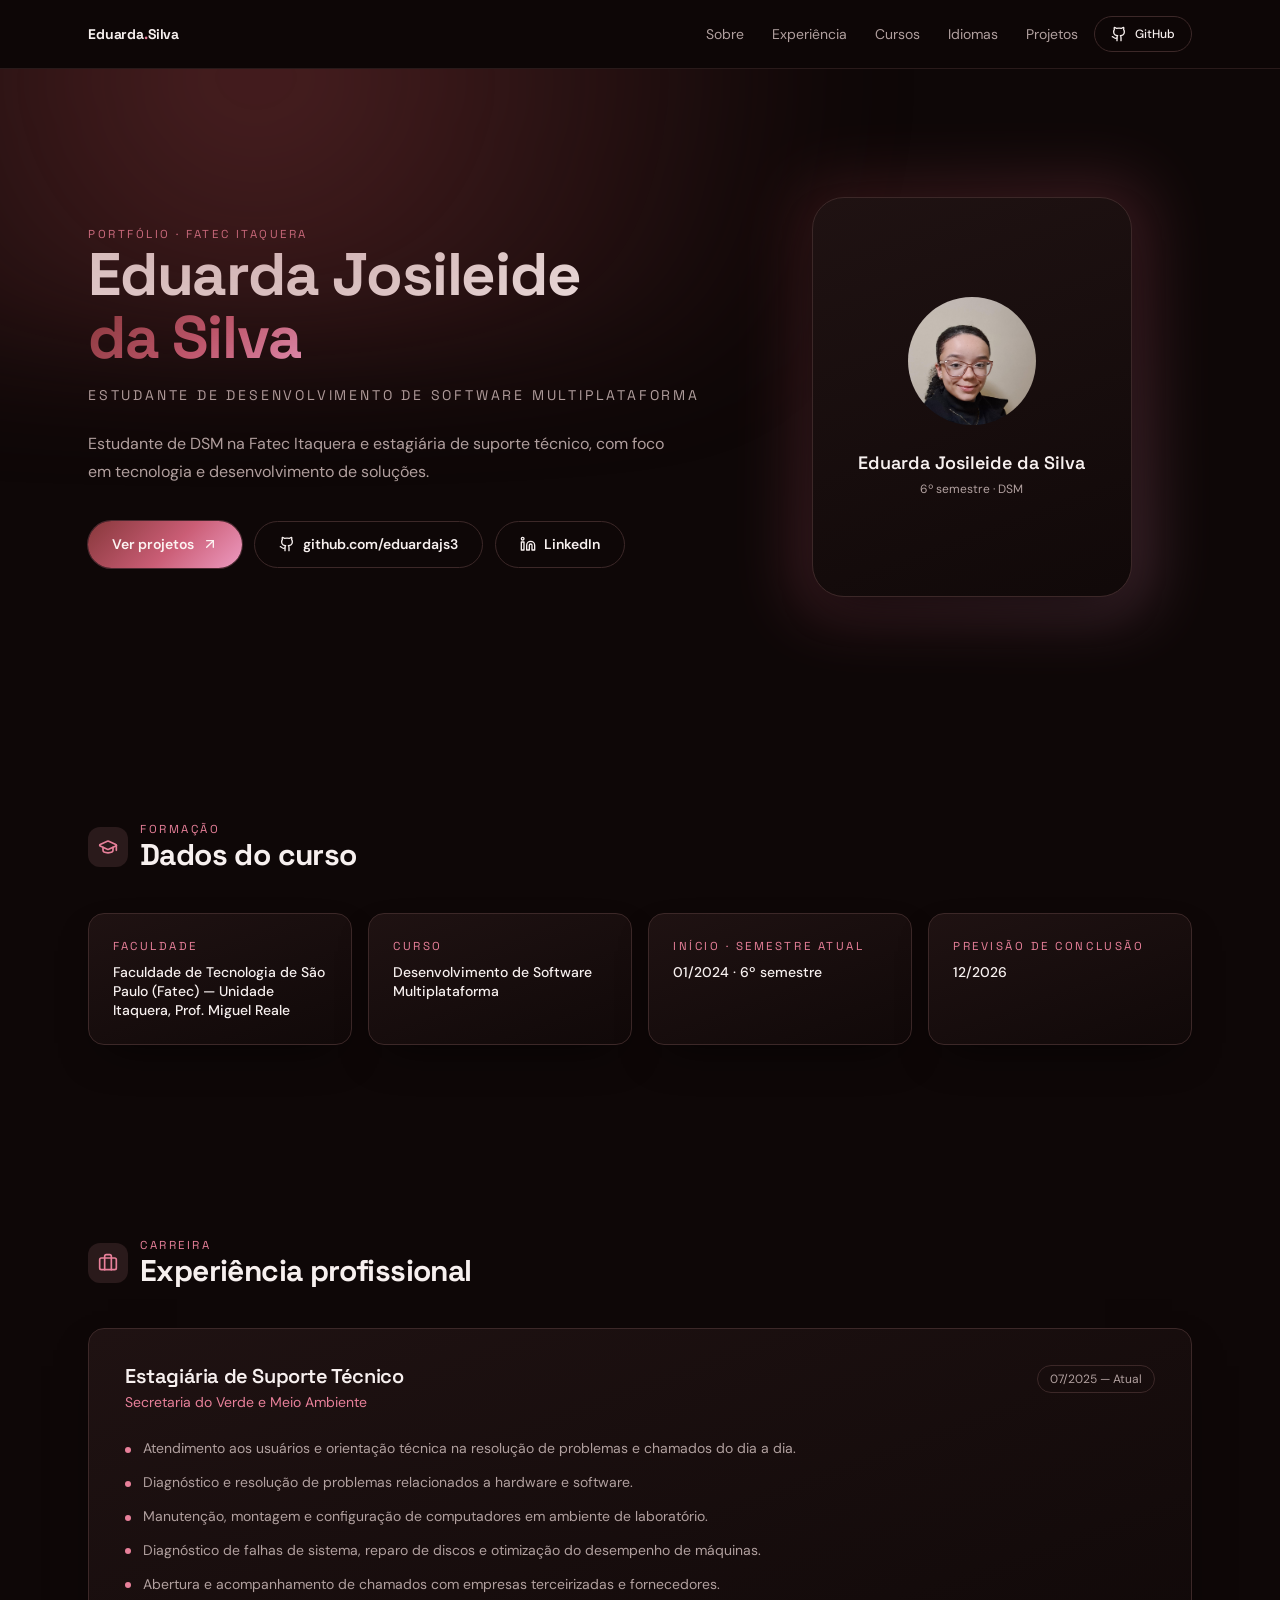
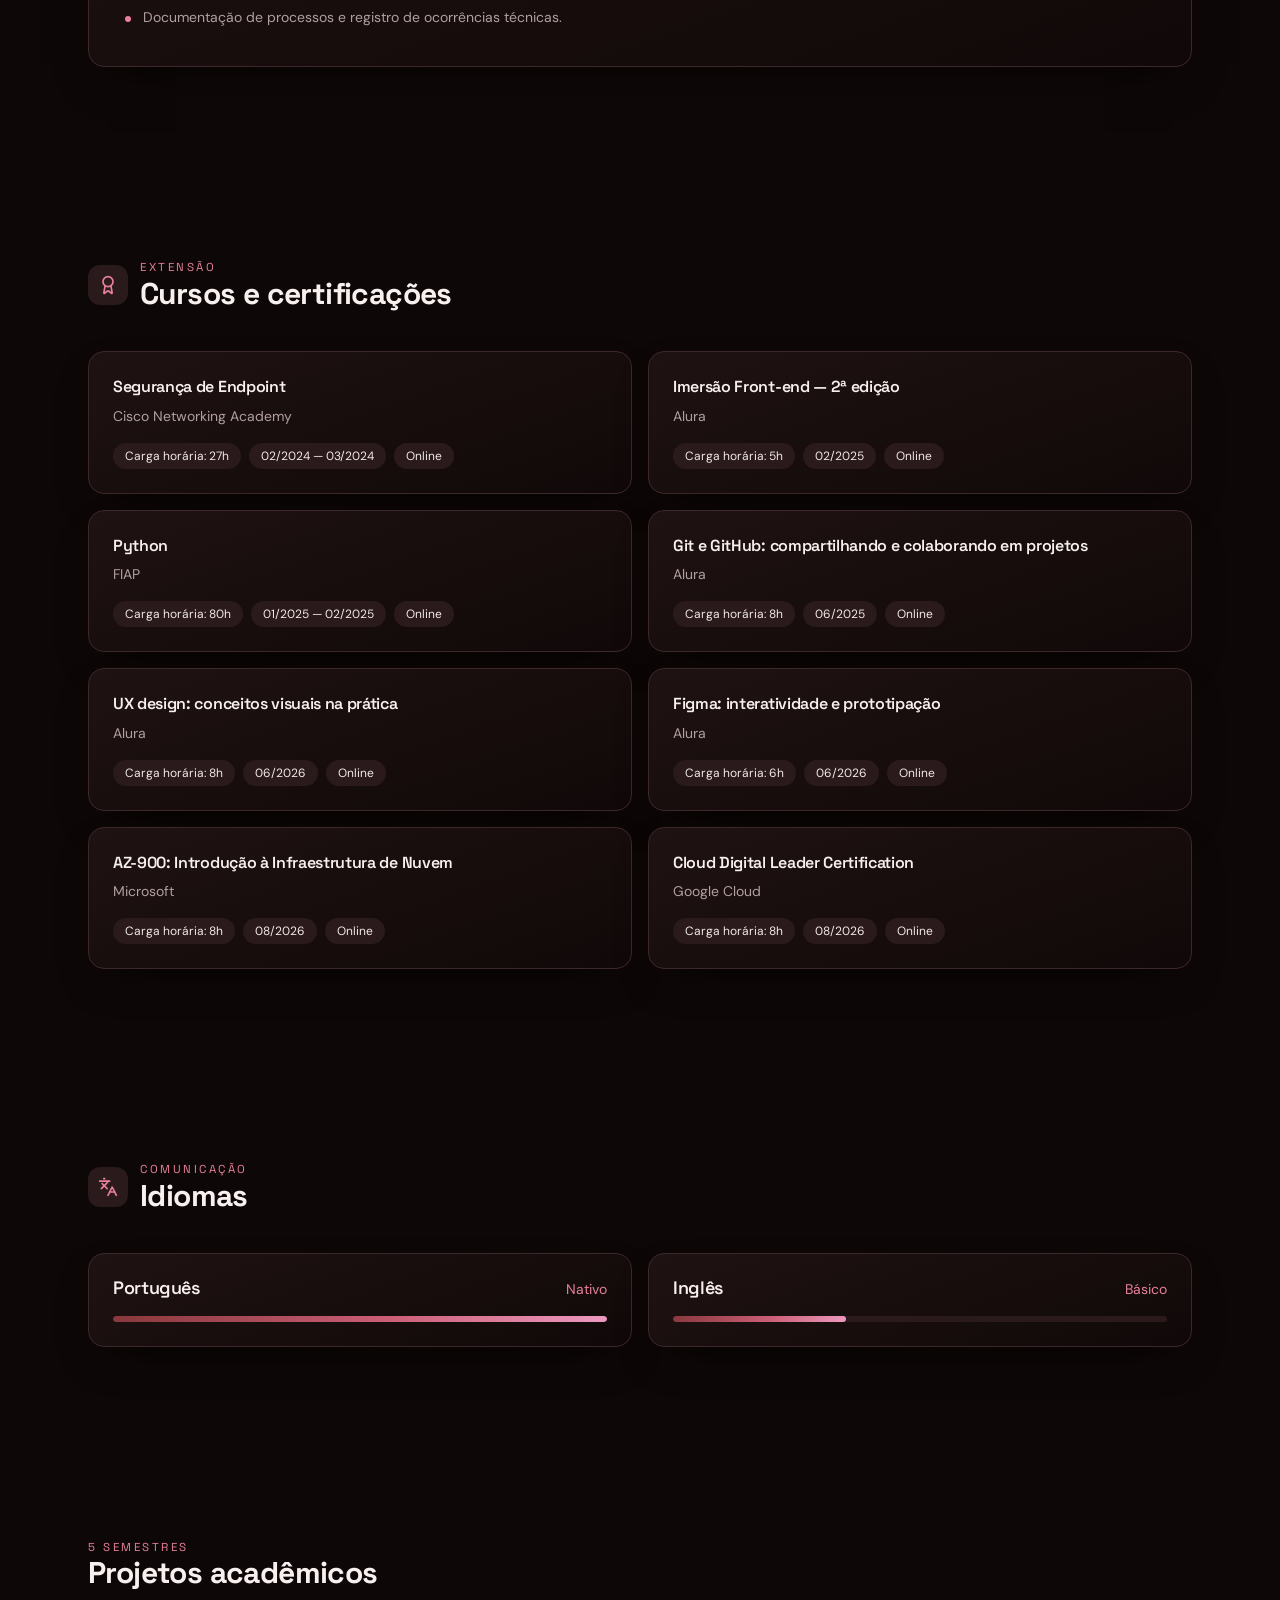
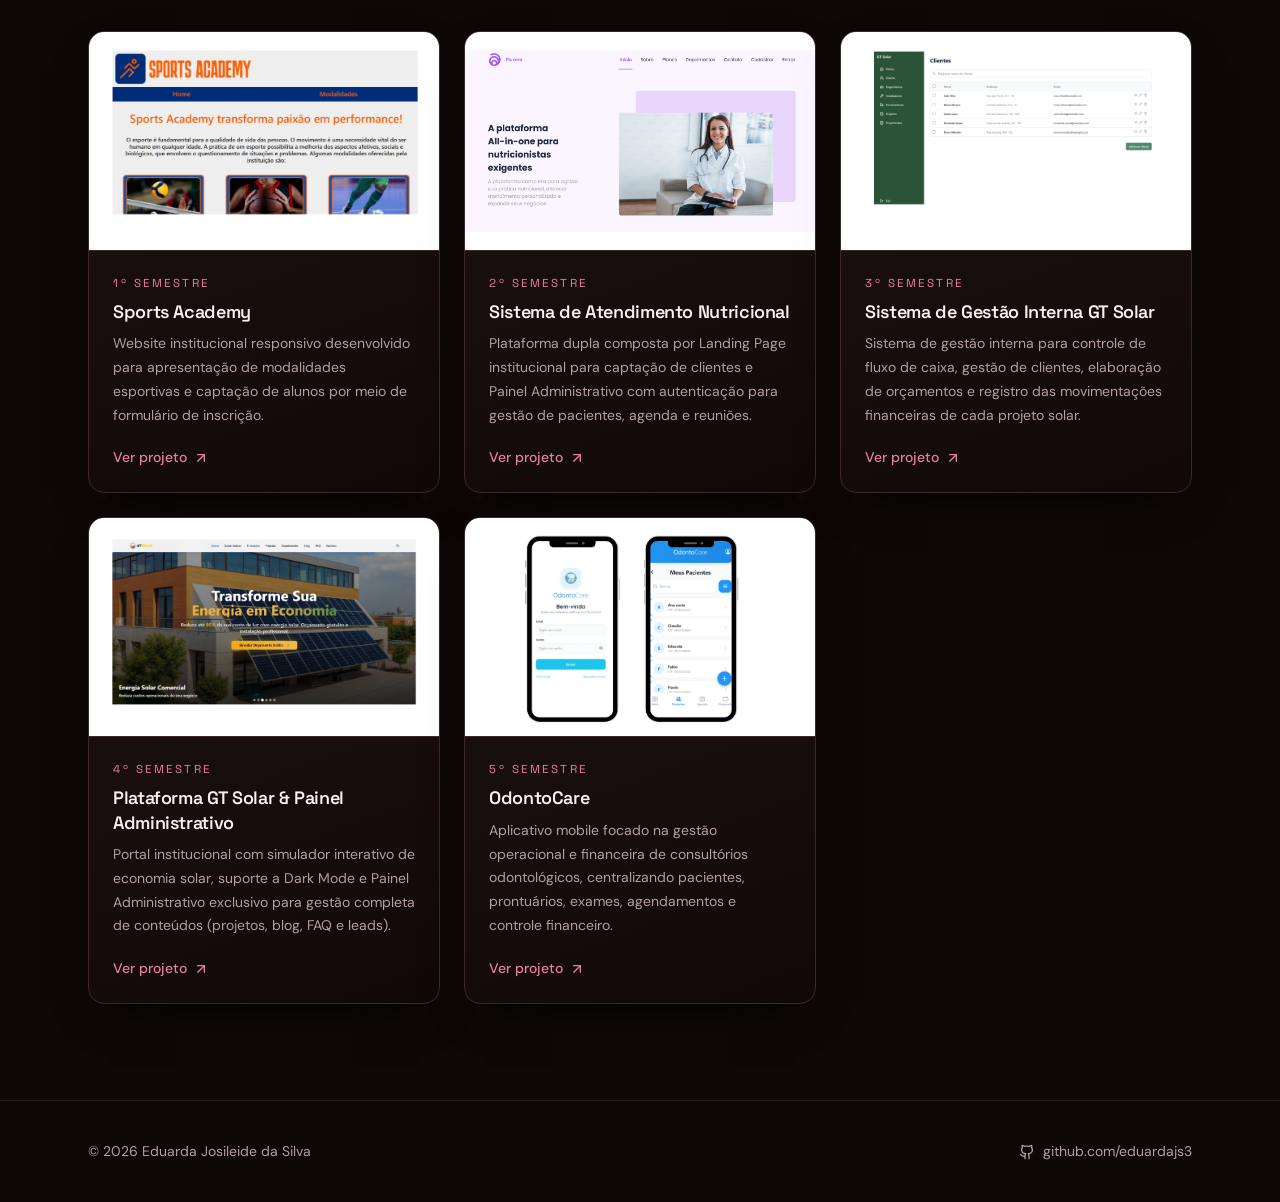
<file: index.html>
<!doctype html>
<html lang="pt-BR">
  <head>
    <meta charset="utf-8" />
    <meta name="viewport" content="width=device-width, initial-scale=1" />
    <title>Eduarda Josileide — Portfólio de Desenvolvimento Multiplataforma</title>
    <meta
      name="description"
      content="Portfólio de Eduarda Josileide da Silva, estudante de Desenvolvimento de Software Multiplataforma na Fatec Itaquera: projetos, experiência, cursos e idiomas."
    />
    <meta property="og:title" content="Eduarda Josileide — Portfólio DSM" />
    <meta
      property="og:description"
      content="Projetos acadêmicos e profissionais, experiência em suporte técnico, cursos e certificações."
    />
    <meta property="og:type" content="website" />
    <meta name="twitter:card" content="summary_large_image" />
    <link rel="icon" href="/favicon.ico" type="image/x-icon" />
    <link rel="preconnect" href="https://fonts.googleapis.com" />
    <link rel="preconnect" href="https://fonts.gstatic.com" crossorigin />
    <link
      rel="stylesheet"
      href="https://fonts.googleapis.com/css2?family=Space+Grotesk:wght@500;600;700&family=DM+Sans:wght@400;500;600&display=swap"
    />
    <link rel="stylesheet" href="css/home.css" />
    <link rel="stylesheet" href="css/base.css" />
  </head>
  <body>
    <!-- Biblioteca de ícones (SVG sprite) -->
    <svg class="sprite" aria-hidden="true" focusable="false">
      <symbol id="i-arrow-up-right" viewBox="0 0 24 24">
        <path d="M7 7h10v10" />
        <path d="M7 17 17 7" />
      </symbol>
      <symbol id="i-github" viewBox="0 0 24 24">
        <path
          d="M15 22v-4a4.8 4.8 0 0 0-1-3.5c3 0 6-2 6-5.5.08-1.25-.27-2.48-1-3.5.28-1.15.28-2.35 0-3.5 0 0-1 0-3 1.5-2.64-.5-5.36-.5-8 0C6 2 5 2 5 2c-.3 1.15-.3 2.35 0 3.5A5.4 5.4 0 0 0 4 9c0 3.5 3 5.5 6 5.5-.39.49-.68 1.05-.85 1.65-.17.6-.22 1.23-.15 1.85v4"
        />
        <path d="M9 18c-4.51 2-5-2-7-2" />
      </symbol>
      <symbol id="i-linkedin" viewBox="0 0 24 24">
        <path d="M16 8a6 6 0 0 1 6 6v7h-4v-7a2 2 0 0 0-4 0v7h-4v-7a6 6 0 0 1 6-6z" />
        <rect x="2" y="9" width="4" height="12" />
        <circle cx="4" cy="4" r="2" />
      </symbol>
      <symbol id="i-graduation-cap" viewBox="0 0 24 24">
        <path
          d="M21.42 10.922a1 1 0 0 0-.019-1.838L12.83 5.18a2 2 0 0 0-1.66 0L2.6 9.08a1 1 0 0 0 0 1.832l8.57 3.908a2 2 0 0 0 1.66 0z"
        />
        <path d="M22 10v6" />
        <path d="M6 12.5V16a6 3 0 0 0 12 0v-3.5" />
      </symbol>
      <symbol id="i-briefcase" viewBox="0 0 24 24">
        <path d="M16 20V4a2 2 0 0 0-2-2h-4a2 2 0 0 0-2 2v16" />
        <rect width="20" height="14" x="2" y="6" rx="2" />
      </symbol>
      <symbol id="i-award" viewBox="0 0 24 24">
        <path
          d="m15.477 12.89 1.515 8.526a.5.5 0 0 1-.81.47l-3.58-2.687a1 1 0 0 0-1.197 0l-3.586 2.686a.5.5 0 0 1-.81-.469l1.514-8.526"
        />
        <circle cx="12" cy="8" r="6" />
      </symbol>
      <symbol id="i-languages" viewBox="0 0 24 24">
        <path d="m5 8 6 6" />
        <path d="m4 14 6-6 2-3" />
        <path d="M2 5h12" />
        <path d="M7 2h1" />
        <path d="m22 22-5-10-5 10" />
        <path d="M14 18h6" />
      </symbol>
    </svg>

    <header class="site-header">
      <div class="wrap">
        <span class="brand">Eduarda<span>.</span>Silva</span>
        <nav class="main-nav">
          <a href="#sobre">Sobre</a>
          <a href="#experiencia">Experiência</a>
          <a href="#cursos">Cursos</a>
          <a href="#idiomas">Idiomas</a>
          <a href="#projetos">Projetos</a>
        </nav>
        <a class="btn-outline" data-github href="#" target="_blank" rel="noreferrer">
          <svg class="icon"><use href="#i-github" /></svg> GitHub
        </a>
      </div>
    </header>

    <main>
      <section class="hero grain-glow">
        <div class="wrap">
          <div>
            <p class="eyebrow hero-eyebrow">Portfólio · Fatec Itaquera</p>
            <h1>
              <span data-first-names></span><br /><span
                class="text-gradient"
                data-last-names
              ></span>
            </h1>
            <p class="hero-role" data-role></p>
            <p class="hero-tagline" data-tagline></p>
            <div class="hero-actions">
              <a class="btn-primary" href="#projetos">
                Ver projetos <svg class="icon"><use href="#i-arrow-up-right" /></svg>
              </a>
              <a class="btn-outline big" data-github href="#" target="_blank" rel="noreferrer">
                <svg class="icon"><use href="#i-github" /></svg> github.com/eduardajs3
              </a>
              <a class="btn-outline big" data-linkedin href="#" target="_blank" rel="noreferrer">
                <svg class="icon"><use href="#i-linkedin" /></svg> LinkedIn
              </a>
            </div>
          </div>
          <div class="hero-card-wrap">
            <div class="hero-card surface-card">
              <div class="avatar">
                <img data-profile-photo alt="Foto de Eduarda Josileide" />
              </div>
              <p class="name" data-name></p>
              <p class="sub" data-semestre-dsm></p>
            </div>
          </div>
        </div>
      </section>

      <section id="sobre" class="section">
        <div class="section-head">
          <span class="ico"><svg class="icon icon-lg"><use href="#i-graduation-cap" /></svg></span>
          <div>
            <p class="eyebrow">Formação</p>
            <h2>Dados do curso</h2>
          </div>
        </div>
        <div class="grid grid-2-sm grid-4-lg" id="cursoCards"></div>
      </section>

      <section id="experiencia" class="section">
        <div class="section-head">
          <span class="ico"><svg class="icon icon-lg"><use href="#i-briefcase" /></svg></span>
          <div>
            <p class="eyebrow">Carreira</p>
            <h2>Experiência profissional</h2>
          </div>
        </div>
        <div id="experiencias"></div>
      </section>

      <section id="cursos" class="section">
        <div class="section-head">
          <span class="ico"><svg class="icon icon-lg"><use href="#i-award" /></svg></span>
          <div>
            <p class="eyebrow">Extensão</p>
            <h2>Cursos e certificações</h2>
          </div>
        </div>
        <div class="grid grid-2-md" id="cursosLista"></div>
      </section>

      <section id="idiomas" class="section">
        <div class="section-head">
          <span class="ico"><svg class="icon icon-lg"><use href="#i-languages" /></svg></span>
          <div>
            <p class="eyebrow">Comunicação</p>
            <h2>Idiomas</h2>
          </div>
        </div>
        <div class="grid grid-2-sm" id="idiomasLista"></div>
      </section>

      <section id="projetos" class="section">
        <div class="section-head">
          <div>
            <p class="eyebrow">5 semestres</p>
            <h2>Projetos acadêmicos</h2>
          </div>
        </div>
        <div class="grid-projects" id="projetosLista"></div>
      </section>
    </main>

    <footer class="site-footer">
      <div class="wrap">
        <p data-copyright></p>
        <a data-github href="#" target="_blank" rel="noreferrer">
          <svg class="icon"><use href="#i-github" /></svg> github.com/eduardajs3
        </a>
      </div>
    </footer>

    <template id="tpl-info-card">
      <div class="surface-card card">
        <p class="eyebrow" data-label></p>
        <p class="label-value" data-value></p>
      </div>
    </template>

    <template id="tpl-experiencia">
      <article class="surface-card exp">
        <div class="exp-top">
          <div>
            <h3 data-cargo></h3>
            <p class="empresa" data-empresa></p>
          </div>
          <span class="pill" data-periodo></span>
        </div>
        <ul data-atividades></ul>
      </article>
    </template>

    <template id="tpl-atividade">
      <li><span class="dot"></span><span data-texto></span></li>
    </template>

    <template id="tpl-curso">
      <div class="surface-card card course">
        <h3 data-nome></h3>
        <p class="inst" data-instituicao></p>
        <div class="tags">
          <span class="tag" data-horas></span>
          <span class="tag" data-periodo></span>
          <span class="tag" data-local></span>
        </div>
      </div>
    </template>

    <template id="tpl-idioma">
      <div class="surface-card card">
        <div class="lang-top"><h3 data-lingua></h3><span data-nivel></span></div>
        <div class="bar"><div data-barra></div></div>
      </div>
    </template>

    <template id="tpl-projeto">
      <a class="surface-card project-card" data-link>
        <div class="project-thumb">
          <img data-img alt="" loading="lazy" width="1280" height="800" />
        </div>
        <div class="project-body">
          <p class="eyebrow" data-semestre></p>
          <h3 data-nome></h3>
          <p class="resumo" data-resumo></p>
          <span class="project-cta">
            Ver projeto <svg class="icon"><use href="#i-arrow-up-right" /></svg>
          </span>
        </div>
      </a>
    </template>

    <script src="js/data.js"></script>
    <script src="app.js"></script>
  </body>
</html>
</file>
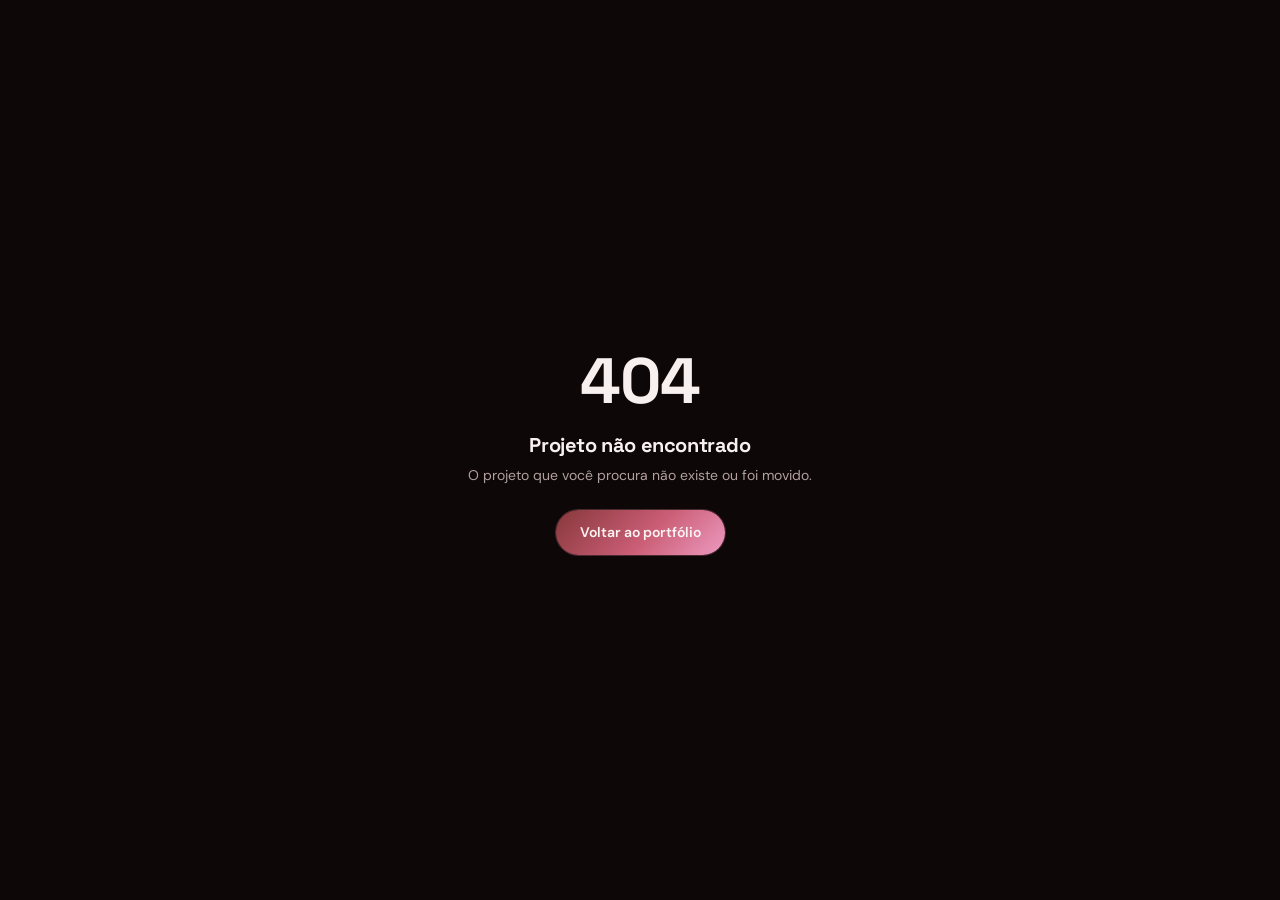
<file: projeto.html>
<!doctype html>
<html lang="pt-BR">
  <head>
    <meta charset="utf-8" />
    <meta name="viewport" content="width=device-width, initial-scale=1" />
    <title>Projeto — Portfólio Eduarda Josileide</title>
    <meta name="description" content="Detalhes do projeto do portfólio de Eduarda Josileide da Silva." />
    <meta property="og:title" content="Projeto — Portfólio Eduarda Josileide" />
    <meta property="og:description" content="Detalhes do projeto do portfólio de Eduarda Josileide da Silva." />
    <meta property="og:type" content="article" />
    <meta name="twitter:card" content="summary_large_image" />
    <link rel="icon" href="/favicon.ico" type="image/x-icon" />
    <link rel="preconnect" href="https://fonts.googleapis.com" />
    <link rel="preconnect" href="https://fonts.gstatic.com" crossorigin />
    <link
      rel="stylesheet"
      href="https://fonts.googleapis.com/css2?family=Space+Grotesk:wght@500;600;700&family=DM+Sans:wght@400;500;600&display=swap"
    />
    <link rel="stylesheet" href="css/base.css">
    <link rel="stylesheet" href="css/projeto.css">

  </head>
  <body>
    <!-- Biblioteca de ícones (SVG sprite) -->
    <svg class="sprite" aria-hidden="true" focusable="false">
      <symbol id="i-arrow-up-right" viewBox="0 0 24 24">
        <path d="M7 7h10v10" />
        <path d="M7 17 17 7" />
      </symbol>
      <symbol id="i-arrow-left" viewBox="0 0 24 24">
        <path d="m12 19-7-7 7-7" />
        <path d="M19 12H5" />
      </symbol>
      <symbol id="i-chevron-left" viewBox="0 0 24 24"><path d="m15 18-6-6 6-6" /></symbol>
      <symbol id="i-chevron-right" viewBox="0 0 24 24"><path d="m9 18 6-6-6-6" /></symbol>
      <symbol id="i-github" viewBox="0 0 24 24">
        <path
          d="M15 22v-4a4.8 4.8 0 0 0-1-3.5c3 0 6-2 6-5.5.08-1.25-.27-2.48-1-3.5.28-1.15.28-2.35 0-3.5 0 0-1 0-3 1.5-2.64-.5-5.36-.5-8 0C6 2 5 2 5 2c-.3 1.15-.3 2.35 0 3.5A5.4 5.4 0 0 0 4 9c0 3.5 3 5.5 6 5.5-.39.49-.68 1.05-.85 1.65-.17.6-.22 1.23-.15 1.85v4"
        />
        <path d="M9 18c-4.51 2-5-2-7-2" />
      </symbol>
    </svg>

    <!-- Projeto não encontrado -->
    <div class="notfound" id="notFound" hidden>
      <div class="notfound-box">
        <h1>404</h1>
        <h2>Projeto não encontrado</h2>
        <p class="muted">O projeto que você procura não existe ou foi movido.</p>
        <div class="notfound-action">
          <a class="btn-primary" href="index.html">Voltar ao portfólio</a>
        </div>
      </div>
    </div>

    <!-- Projeto encontrado -->
    <div id="projeto" hidden>
      <header class="site-header">
        <div class="wrap wrap-narrow">
          <a class="back-link" href="index.html">
            <svg class="icon"><use href="#i-arrow-left" /></svg> Voltar ao portfólio
          </a>
        </div>
      </header>

      <section class="project-hero grain-glow">
        <div class="wrap wrap-narrow">
          <p class="eyebrow" data-semestre></p>
          <h1 data-nome></h1>
          <p class="resumo" data-resumo></p>
          <div class="chips" data-tecnologias></div>
        </div>
      </section>

      <div class="project-main">
        <div class="surface-card gallery" id="gallery" hidden>
          <div class="gallery-track" id="track"></div>
          <div id="galleryControls" hidden>
            <button class="gallery-nav prev" id="prev" aria-label="Foto anterior">
              <svg class="icon icon-lg"><use href="#i-chevron-left" /></svg>
            </button>
            <button class="gallery-nav next" id="next" aria-label="Próxima foto">
              <svg class="icon icon-lg"><use href="#i-chevron-right" /></svg>
            </button>
            <div class="gallery-dots" id="dots"></div>
            <span class="slide-page" id="counter"></span>
          </div>
        </div>

        <div class="detail-grid">
          <article>
            <div>
              <h2>Sobre o projeto</h2>
              <p data-descricao></p>
            </div>
            <div>
              <h2>Minha participação</h2>
              <p data-participacao></p>
              <div class="chips" data-minhas-tecnologias></div>
            </div>
          </article>

          <aside class="surface-card aside" id="repositorio">
            <p class="eyebrow">Repositório</p>
            <p class="muted aside-text">
              Código-fonte do projeto disponível no GitHub.
            </p>
            <a class="btn-primary" data-repo-front href="#" target="_blank" rel="noreferrer">
              Front-end
              <svg class="icon"><use href="#i-arrow-up-right" /></svg>
            </a>

            <a class="btn-primary" data-repo-back href="#" target="_blank" rel="noreferrer">
              Back-end
              <svg class="icon"><use href="#i-arrow-up-right" /></svg>
            </a>
          </aside>
        </div>

        <div class="others">
          <p class="eyebrow">Outros projetos</p>
          <div class="others-list" id="outrosProjetos"></div>
        </div>
      </div>
    </div>

    <template id="tpl-chip"><span class="chip"></span></template>
    <template id="tpl-slide">
      <div class="gallery-slide"><img alt="" /></div>
    </template>
    <template id="tpl-dot"><button type="button"></button></template>
    <template id="tpl-outro"><a></a></template>

    <script src="js/data.js"></script>
    <script src="js/projeto.js"></script>
  </body>
</html>
</file>
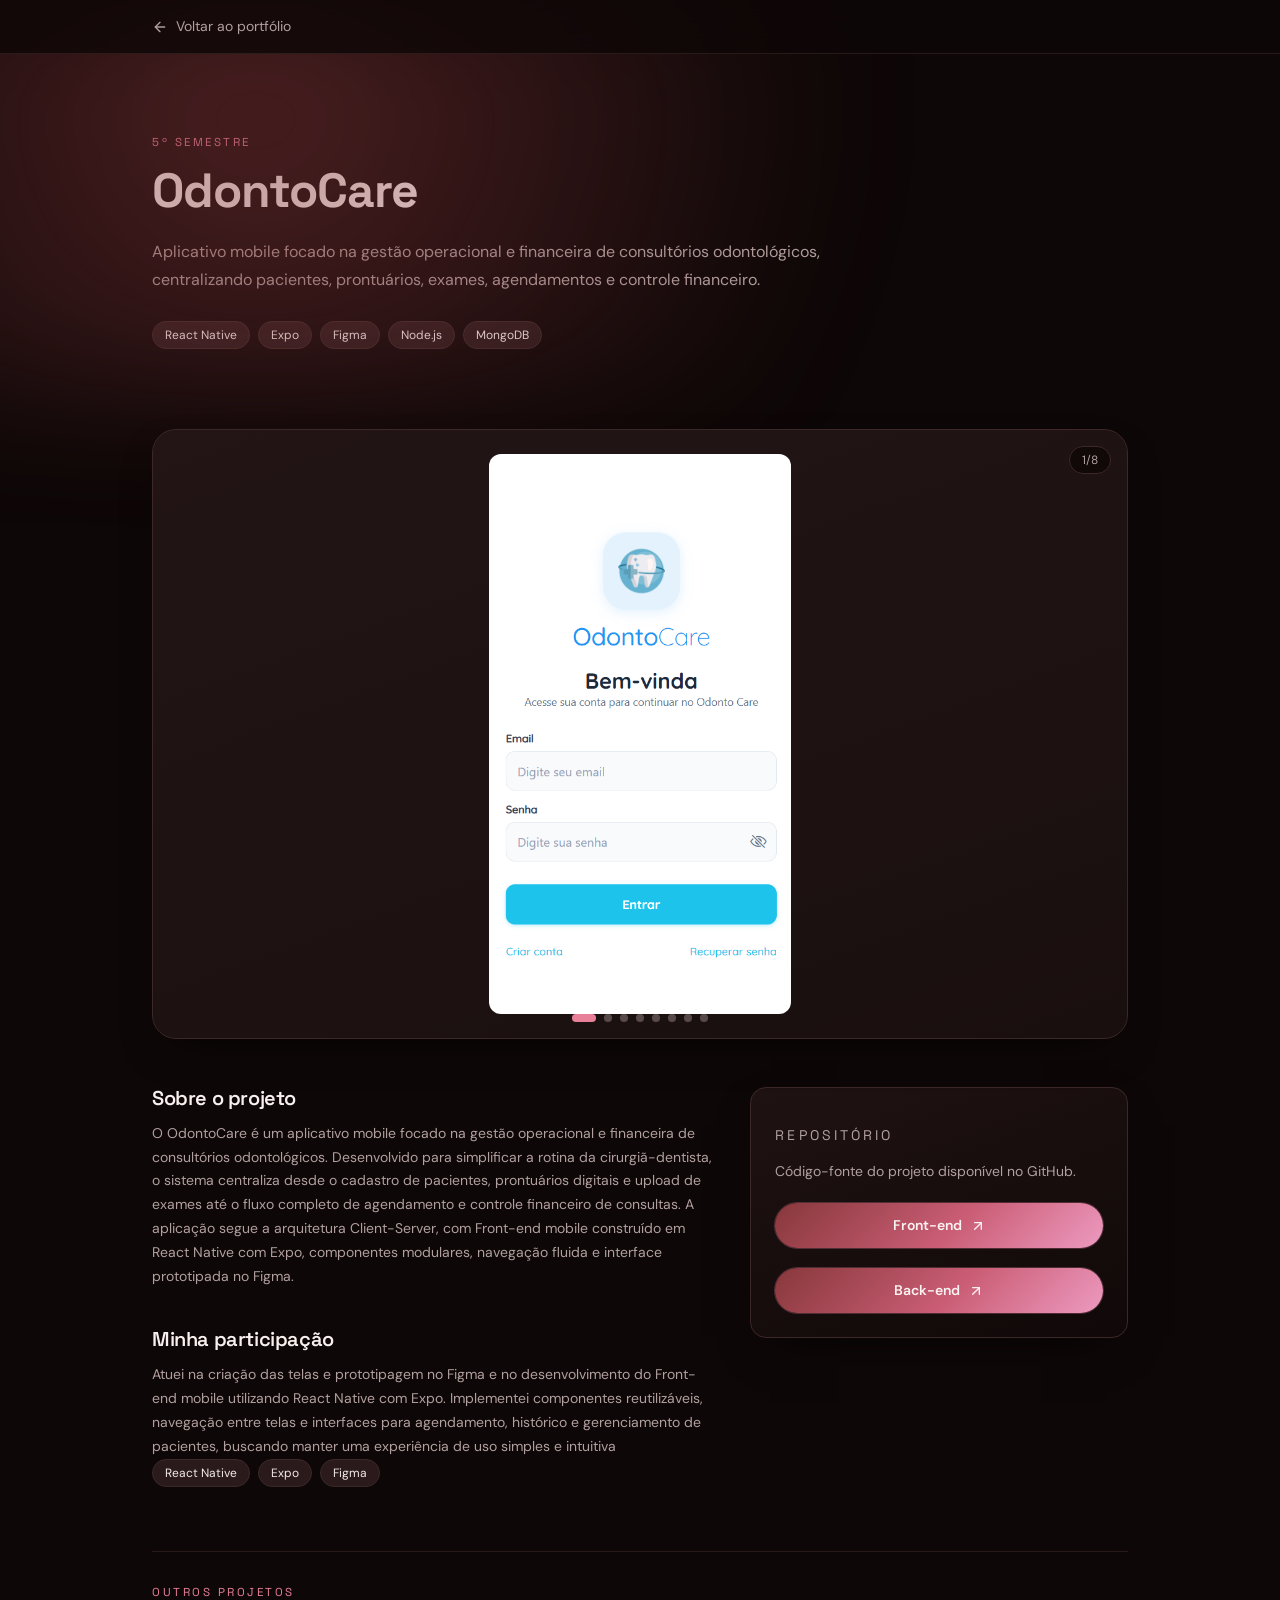
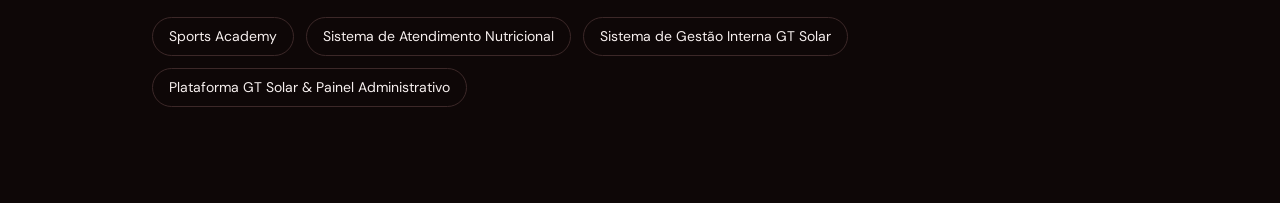
<file: projetos/app-odontocare.html>
<!doctype html>
<html lang="pt-BR">
  <head>
    <meta charset="utf-8" />
    <meta name="viewport" content="width=device-width, initial-scale=1" />
    <base href="../" />
    <title>Projeto — Portfólio Eduarda Josileide</title>
    <meta name="description" content="Detalhes do projeto do portfólio de Eduarda Josileide da Silva." />
    <meta property="og:title" content="Projeto — Portfólio Eduarda Josileide" />
    <meta property="og:description" content="Detalhes do projeto do portfólio de Eduarda Josileide da Silva." />
    <meta property="og:type" content="article" />
    <meta name="twitter:card" content="summary_large_image" />
    <link rel="icon" href="/favicon.ico" type="image/x-icon" />
    <link rel="preconnect" href="https://fonts.googleapis.com" />
    <link rel="preconnect" href="https://fonts.gstatic.com" crossorigin />
    <link rel="stylesheet" href="https://fonts.googleapis.com/css2?family=Space+Grotesk:wght@500;600;700&family=DM+Sans:wght@400;500;600&display=swap" />
    <link rel="stylesheet" href="css/base.css" />
    <link rel="stylesheet" href="css/projeto.css" />
  </head>
  <body>
    <svg class="sprite" aria-hidden="true" focusable="false">
      <symbol id="i-arrow-up-right" viewBox="0 0 24 24"><path d="M7 7h10v10" /><path d="M7 17 17 7" /></symbol>
      <symbol id="i-arrow-left" viewBox="0 0 24 24"><path d="m12 19-7-7 7-7" /><path d="M19 12H5" /></symbol>
      <symbol id="i-chevron-left" viewBox="0 0 24 24"><path d="m15 18-6-6 6-6" /></symbol>
      <symbol id="i-chevron-right" viewBox="0 0 24 24"><path d="m9 18 6-6-6-6" /></symbol>
      <symbol id="i-github" viewBox="0 0 24 24"><path d="M15 22v-4a4.8 4.8 0 0 0-1-3.5c3 0 6-2 6-5.5.08-1.25-.27-2.48-1-3.5.28-1.15.28-2.35 0-3.5 0 0-1 0-3 1.5-2.64-.5-5.36-.5-8 0C6 2 5 2 5 2c-.3 1.15-.3 2.35 0 3.5A5.4 5.4 0 0 0 4 9c0 3.5 3 5.5 6 5.5-.39.49-.68 1.05-.85 1.65-.17.6-.22 1.23-.15 1.85v4" /><path d="M9 18c-4.51 2-5-2-7-2" /></symbol>
    </svg>
    <div class="notfound" id="notFound" hidden><div class="notfound-box"><h1>404</h1><h2>Projeto não encontrado</h2><p class="muted">O projeto que você procura não existe ou foi movido.</p><div class="notfound-action"><a class="btn-primary" href="index.html">Voltar ao portfólio</a></div></div></div>
    <div id="projeto" hidden>
      <header class="site-header"><div class="wrap wrap-narrow"><a class="back-link" href="index.html"><svg class="icon"><use href="#i-arrow-left" /></svg> Voltar ao portfólio</a></div></header>
      <section class="project-hero grain-glow"><div class="wrap wrap-narrow"><p class="eyebrow" data-semestre></p><h1 data-nome></h1><p class="resumo" data-resumo></p><div class="chips" data-tecnologias></div></div></section>
      <div class="project-main">
        <div class="surface-card gallery" id="gallery" hidden><div class="gallery-track" id="track"></div><div id="galleryControls" hidden><button class="gallery-nav prev" id="prev" aria-label="Foto anterior"><svg class="icon icon-lg"><use href="#i-chevron-left" /></svg></button><button class="gallery-nav next" id="next" aria-label="Próxima foto"><svg class="icon icon-lg"><use href="#i-chevron-right" /></svg></button><div class="gallery-dots" id="dots"></div><span class="slide-page" id="counter"></span></div></div>
        <div class="detail-grid"><article><div><h2>Sobre o projeto</h2><p data-descricao></p></div><div><h2>Minha participação</h2><p data-participacao></p><div class="chips" data-minhas-tecnologias></div></div></article><aside class="surface-card aside" id="repositorio"><p class="eyebrow">Repositório</p><p class="muted aside-text">Código-fonte do projeto disponível no GitHub.</p><a class="btn-primary" data-repo-front href="#" target="_blank" rel="noreferrer">Front-end <svg class="icon"><use href="#i-arrow-up-right" /></svg></a><a class="btn-primary" data-repo-back href="#" target="_blank" rel="noreferrer">Back-end <svg class="icon"><use href="#i-arrow-up-right" /></svg></a></aside></div>
        <div class="others"><p class="eyebrow">Outros projetos</p><div class="others-list" id="outrosProjetos"></div></div>
      </div>
    </div>
    <template id="tpl-chip"><span class="chip"></span></template><template id="tpl-slide"><div class="gallery-slide"><img alt="" /></div></template><template id="tpl-dot"><button type="button"></button></template><template id="tpl-outro"><a></a></template>
    <script src="js/data.js"></script><script src="js/projeto.js"></script>
  </body>
</html>
</file>
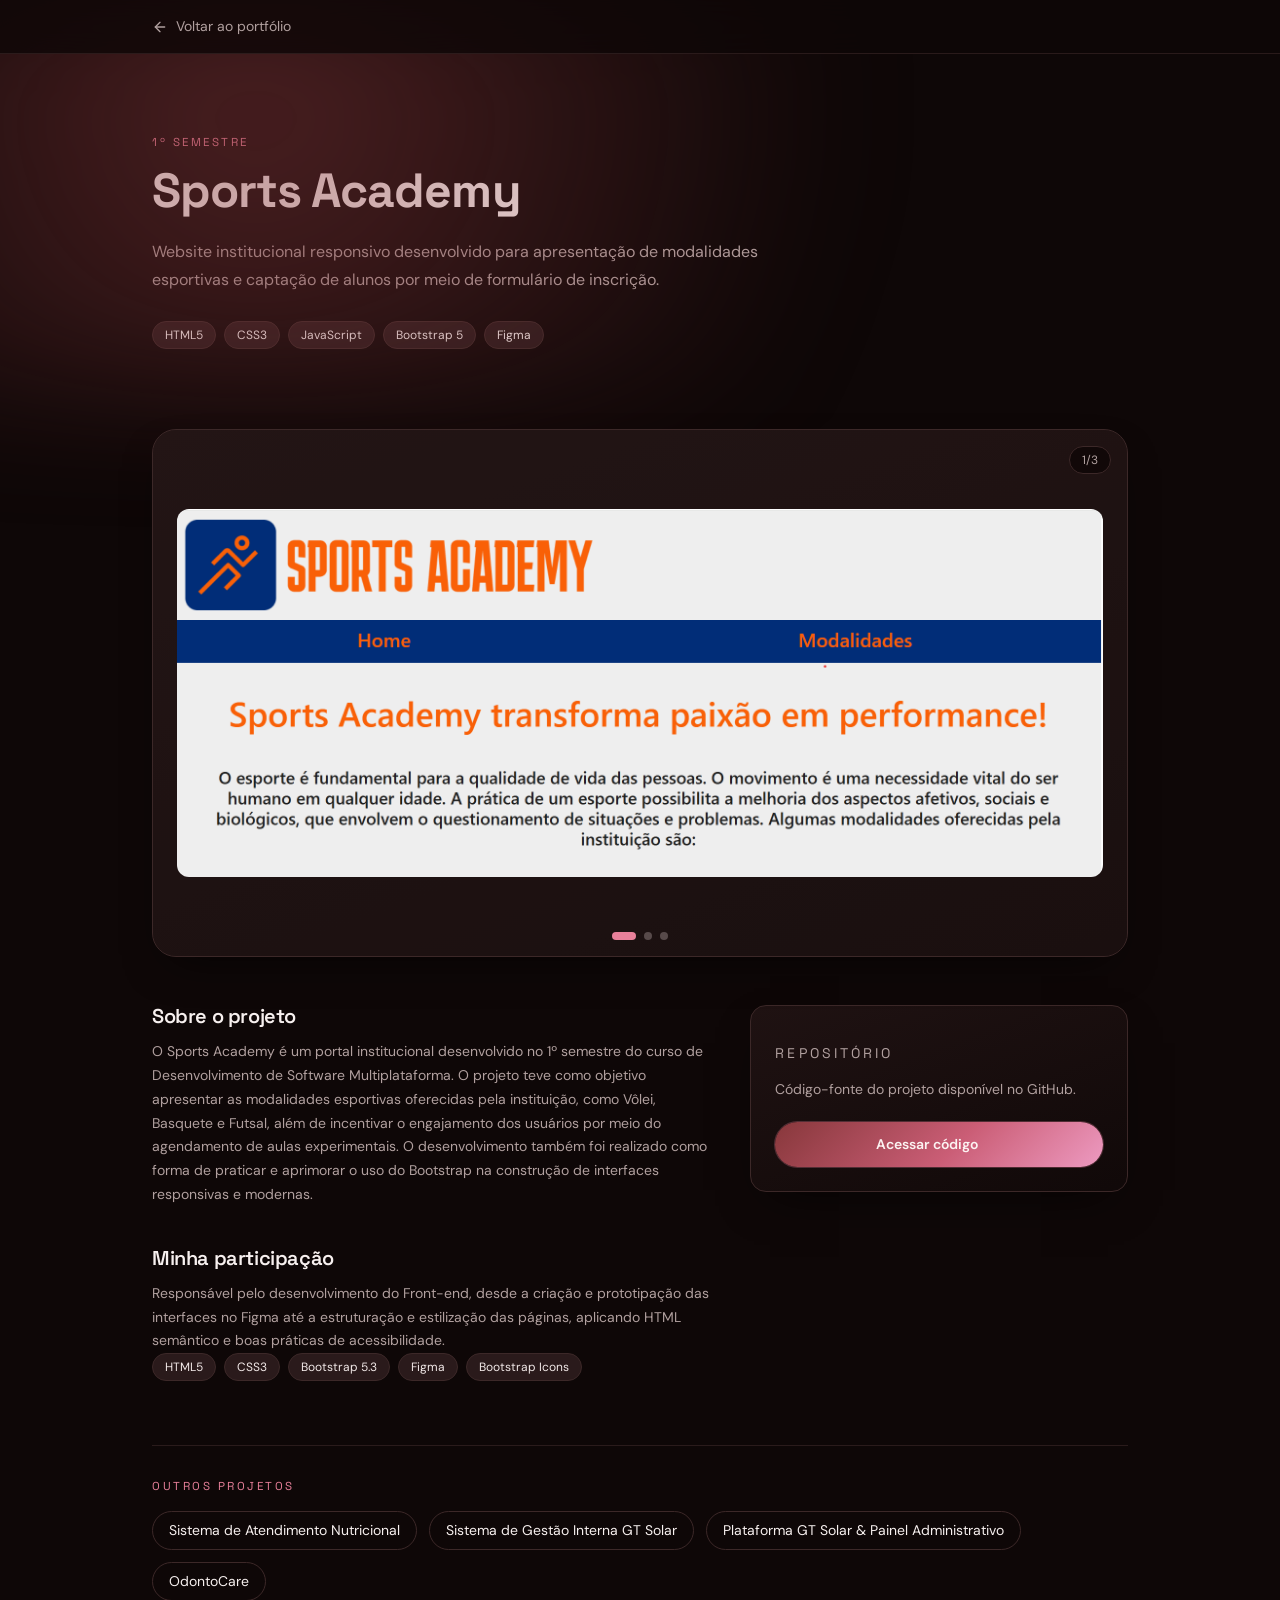
<file: projetos/sports-booking.html>
<!doctype html>
<html lang="pt-BR">
  <head>
    <meta charset="utf-8" />
    <meta name="viewport" content="width=device-width, initial-scale=1" />
    <base href="../" />
    <title>Projeto — Portfólio Eduarda Josileide</title>
    <meta name="description" content="Detalhes do projeto do portfólio de Eduarda Josileide da Silva." />
    <meta property="og:title" content="Projeto — Portfólio Eduarda Josileide" />
    <meta property="og:description" content="Detalhes do projeto do portfólio de Eduarda Josileide da Silva." />
    <meta property="og:type" content="article" />
    <meta name="twitter:card" content="summary_large_image" />
    <link rel="icon" href="/favicon.ico" type="image/x-icon" />
    <link rel="preconnect" href="https://fonts.googleapis.com" />
    <link rel="preconnect" href="https://fonts.gstatic.com" crossorigin />
    <link rel="stylesheet" href="https://fonts.googleapis.com/css2?family=Space+Grotesk:wght@500;600;700&family=DM+Sans:wght@400;500;600&display=swap" />
    <link rel="stylesheet" href="css/base.css" />
    <link rel="stylesheet" href="css/projeto.css" />
  </head>
  <body>
    <svg class="sprite" aria-hidden="true" focusable="false">
      <symbol id="i-arrow-up-right" viewBox="0 0 24 24"><path d="M7 7h10v10" /><path d="M7 17 17 7" /></symbol>
      <symbol id="i-arrow-left" viewBox="0 0 24 24"><path d="m12 19-7-7 7-7" /><path d="M19 12H5" /></symbol>
      <symbol id="i-chevron-left" viewBox="0 0 24 24"><path d="m15 18-6-6 6-6" /></symbol>
      <symbol id="i-chevron-right" viewBox="0 0 24 24"><path d="m9 18 6-6-6-6" /></symbol>
      <symbol id="i-github" viewBox="0 0 24 24"><path d="M15 22v-4a4.8 4.8 0 0 0-1-3.5c3 0 6-2 6-5.5.08-1.25-.27-2.48-1-3.5.28-1.15.28-2.35 0-3.5 0 0-1 0-3 1.5-2.64-.5-5.36-.5-8 0C6 2 5 2 5 2c-.3 1.15-.3 2.35 0 3.5A5.4 5.4 0 0 0 4 9c0 3.5 3 5.5 6 5.5-.39.49-.68 1.05-.85 1.65-.17.6-.22 1.23-.15 1.85v4" /><path d="M9 18c-4.51 2-5-2-7-2" /></symbol>
    </svg>

    <div class="notfound" id="notFound" hidden>
      <div class="notfound-box">
        <h1>404</h1>
        <h2>Projeto não encontrado</h2>
        <p class="muted">O projeto que você procura não existe ou foi movido.</p>
        <div class="notfound-action"><a class="btn-primary" href="index.html">Voltar ao portfólio</a></div>
      </div>
    </div>

    <div id="projeto" hidden>
      <header class="site-header">
        <div class="wrap wrap-narrow">
          <a class="back-link" href="index.html"><svg class="icon"><use href="#i-arrow-left" /></svg> Voltar ao portfólio</a>
        </div>
      </header>
      <section class="project-hero grain-glow">
        <div class="wrap wrap-narrow">
          <p class="eyebrow" data-semestre></p>
          <h1 data-nome></h1>
          <p class="resumo" data-resumo></p>
          <div class="chips" data-tecnologias></div>
        </div>
      </section>
      <div class="project-main">
        <div class="surface-card gallery" id="gallery" hidden>
          <div class="gallery-track" id="track"></div>
          <div id="galleryControls" hidden>
            <button class="gallery-nav prev" id="prev" aria-label="Foto anterior"><svg class="icon icon-lg"><use href="#i-chevron-left" /></svg></button>
            <button class="gallery-nav next" id="next" aria-label="Próxima foto"><svg class="icon icon-lg"><use href="#i-chevron-right" /></svg></button>
            <div class="gallery-dots" id="dots"></div>
            <span class="slide-page" id="counter"></span>
          </div>
        </div>
        <div class="detail-grid">
          <article>
            <div><h2>Sobre o projeto</h2><p data-descricao></p></div>
            <div><h2>Minha participação</h2><p data-participacao></p><div class="chips" data-minhas-tecnologias></div></div>
          </article>
          <aside class="surface-card aside" id="repositorio">
            <p class="eyebrow">Repositório</p>
            <p class="muted aside-text">Código-fonte do projeto disponível no GitHub.</p>
            <a class="btn-primary" data-repo-front href="#" target="_blank" rel="noreferrer">Front-end <svg class="icon"><use href="#i-arrow-up-right" /></svg></a>
            <a class="btn-primary" data-repo-back href="#" target="_blank" rel="noreferrer">Back-end <svg class="icon"><use href="#i-arrow-up-right" /></svg></a>
          </aside>
        </div>
        <div class="others"><p class="eyebrow">Outros projetos</p><div class="others-list" id="outrosProjetos"></div></div>
      </div>
    </div>

    <template id="tpl-chip"><span class="chip"></span></template>
    <template id="tpl-slide"><div class="gallery-slide"><img alt="" /></div></template>
    <template id="tpl-dot"><button type="button"></button></template>
    <template id="tpl-outro"><a></a></template>
    <script src="js/data.js"></script>
    <script src="js/projeto.js"></script>
  </body>
</html>
</file>
<file: css/home.css>
/* =========================================================
   PÁGINA INICIAL — index.html
   ========================================================= */

/* ---------- hero ---------- */

.hero {
  position: relative;
  overflow: hidden;
}

.hero .wrap {
  display: grid;
  gap: 3rem;
  align-items: center;
  padding-top: 5rem;
  padding-bottom: 5rem;
}

.hero h1 {
  font-size: 2.25rem;
  font-weight: 700;
  line-height: 1.05;
}

.hero-role {
  margin-top: 1rem;
  font-family: var(--font-display);
  font-size: 0.875rem;
  text-transform: uppercase;
  letter-spacing: 0.2em;
  color: var(--muted-foreground);
}

.hero-tagline {
  max-width: 36rem;
  margin-top: 1.5rem;
  line-height: 1.7;
  color: var(--muted-foreground);
}

.hero-actions {
  display: flex;
  flex-wrap: wrap;
  gap: 0.75rem;
  margin-top: 2.25rem;
}

.hero-card-wrap {
  position: relative;
  width: 100%;
  max-width: 20rem;
  margin: 0 auto;
}

.hero-card-wrap::before {
  content: "";
  position: absolute;
  inset: -1rem;
  border-radius: 2rem;
  background-image: var(--gradient-marsala);
  opacity: 0.25;
  filter: blur(32px);
}

.hero-card {
  position: relative;
  display: flex;
  flex-direction: column;
  align-items: center;
  justify-content: center;
  aspect-ratio: 4 / 5;
  border-radius: 2rem;
  padding: 2rem;
  text-align: center;
}

/* ---------- foto ---------- */

.avatar {
  display: flex;
  align-items: center;
  justify-content: center;
  width: 8rem;
  height: 8rem;
  overflow: hidden;
  border-radius: 50%;
  background-image: var(--gradient-marsala);
  font-family: var(--font-display);
  font-size: 2.25rem;
  font-weight: 700;
  color: var(--primary-foreground);
}

.avatar img {
  display: block;
  width: 100%;
  height: 100%;
  object-fit: cover;
}

.hero-card .name {
  margin-top: 1.5rem;
  font-family: var(--font-display);
  font-size: 1.125rem;
  font-weight: 600;
}

.hero-card .sub {
  margin-top: 0.25rem;
  font-size: 0.75rem;
  color: var(--muted-foreground);
}

/* ---------- seções ---------- */

.section {
  width: 100%;
  max-width: 72rem;
  margin: 0 auto;
  padding: 4rem 1.5rem;
}

.section-head {
  display: flex;
  align-items: center;
  gap: 0.75rem;
  margin-bottom: 2.5rem;
}

.section-head .ico {
  display: flex;
  align-items: center;
  justify-content: center;
  width: 2.5rem;
  height: 2.5rem;
  flex-shrink: 0;
  border-radius: 0.75rem;
  background: var(--secondary);
  color: var(--accent);
}

.section-head h2 {
  font-size: 1.5rem;
  font-weight: 700;
}

.grid {
  display: grid;
  gap: 1rem;
}

.grid-projects {
  display: grid;
  gap: 1.5rem;
}

.card {
  border-radius: 1rem;
  padding: 1.5rem;
}

.card .label-value {
  margin-top: 0.5rem;
  font-size: 0.875rem;
  font-weight: 500;
  line-height: 1.35;
}

/* ---------- experiência ---------- */

.exp {
  border-radius: 1rem;
  padding: 1.75rem;
}

.exp + .exp {
  margin-top: 1.5rem;
}

.exp-top {
  display: flex;
  flex-wrap: wrap;
  align-items: flex-start;
  justify-content: space-between;
  gap: 0.75rem;
}

.exp h3 {
  font-size: 1.25rem;
  font-weight: 600;
}

.exp .empresa {
  margin-top: 0.25rem;
  font-size: 0.875rem;
  color: var(--accent);
}

.exp ul {
  display: flex;
  flex-direction: column;
  gap: 0.625rem;
  margin-top: 1.5rem;
}

.exp li {
  display: flex;
  gap: 0.75rem;
  font-size: 0.875rem;
  line-height: 1.7;
  color: var(--muted-foreground);
}

.dot {
  width: 0.375rem;
  height: 0.375rem;
  flex-shrink: 0;
  margin-top: 0.6rem;
  border-radius: 999px;
  background: var(--accent);
}

/* ---------- cursos ---------- */

.course h3 {
  font-size: 1rem;
  font-weight: 600;
  line-height: 1.35;
}

.course .inst {
  margin-top: 0.5rem;
  font-size: 0.875rem;
  color: var(--muted-foreground);
}

.course .tags {
  display: flex;
  flex-wrap: wrap;
  gap: 0.5rem;
  margin-top: 1rem;
}

/* ---------- idiomas ---------- */

.lang-top {
  display: flex;
  align-items: baseline;
  justify-content: space-between;
}

.lang-top h3 {
  font-size: 1.125rem;
  font-weight: 600;
}

.lang-top span {
  font-size: 0.875rem;
  color: var(--accent);
}

.bar {
  width: 100%;
  height: 0.375rem;
  overflow: hidden;
  margin-top: 1rem;
  border-radius: 999px;
  background: var(--secondary);
}

.bar > div {
  width: var(--pct, 0%);
  height: 100%;
  border-radius: 999px;
  background-image: var(--gradient-marsala);
}

/* ---------- projetos ---------- */

.project-card {
  display: flex;
  flex-direction: column;
  overflow: hidden;
  border-radius: 1rem;
}

.project-thumb {
  aspect-ratio: 16 / 10;
  overflow: hidden;
  border-bottom: 1px solid var(--border);
}

.project-thumb img {
  width: 100%;
  height: 100%;
  object-fit: cover;
  transition: transform 500ms;
}

.project-card:hover .project-thumb img {
  transform: scale(1.05);
}

.project-body {
  display: flex;
  flex: 1;
  flex-direction: column;
  padding: 1.5rem;
}

.project-body h3 {
  margin-top: 0.5rem;
  font-size: 1.125rem;
  font-weight: 600;
  line-height: 1.35;
}

.project-body .resumo {
  flex: 1;
  margin-top: 0.5rem;
  font-size: 0.875rem;
  line-height: 1.7;
  color: var(--muted-foreground);
}

.project-cta {
  display: inline-flex;
  align-items: center;
  gap: 0.375rem;
  margin-top: 1.25rem;
  font-size: 0.875rem;
  font-weight: 500;
  color: var(--accent);
}

.project-card:hover .project-cta .icon {
  transform: translate(2px, -2px);
  transition: transform 200ms;
}

/* ---------- responsividade ---------- */

@media (min-width: 640px) {
  .grid-2-sm {
    grid-template-columns: repeat(2, minmax(0, 1fr));
  }
}

@media (min-width: 768px) {
  .site-header .main-nav {
    display: flex;
    margin-left: auto;
  }

  .hero .wrap {
    grid-template-columns: 1.4fr 1fr;
    padding-top: 8rem;
    padding-bottom: 8rem;
  }

  .hero h1 {
    font-size: 3.75rem;
  }

  .section {
    padding-top: 6rem;
    padding-bottom: 6rem;
  }

  .section-head h2 {
    font-size: 1.875rem;
  }

  .exp {
    padding: 2.25rem;
  }

  .grid-2-md {
    grid-template-columns: repeat(2, minmax(0, 1fr));
  }

  .grid-projects {
    grid-template-columns: repeat(2, minmax(0, 1fr));
  }
}

@media (min-width: 1024px) {
  .grid-4-lg {
    grid-template-columns: repeat(4, minmax(0, 1fr));
  }

  .grid-projects {
    grid-template-columns: repeat(3, minmax(0, 1fr));
  }
}
</file>
<file: css/base.css>
/* =========================================================
   PORTFÓLIO EDUARDA — BASE
   Configurações gerais + componentes compartilhados
   ========================================================= */

:root {
  --radius: 0.75rem;

  --background: oklch(0.14 0.012 20);
  --foreground: oklch(0.96 0.008 20);

  --card: oklch(0.18 0.018 18);
  --marsala: oklch(0.45 0.11 20);
  --rose: oklch(0.72 0.13 5);

  --primary: oklch(0.45 0.11 20);
  --primary-foreground: oklch(0.97 0.01 20);

  --secondary: oklch(0.24 0.025 18);
  --secondary-foreground: oklch(0.94 0.01 20);

  --muted-foreground: oklch(0.72 0.02 20);
  --accent: oklch(0.72 0.13 5);
  --border: oklch(0.3 0.03 18);

  --font-display:
    "Space Grotesk",
    ui-sans-serif,
    system-ui,
    sans-serif;

  --font-sans:
    "DM Sans",
    ui-sans-serif,
    system-ui,
    sans-serif;

  --gradient-marsala:
    linear-gradient(
      135deg,
      oklch(0.45 0.11 20) 0%,
      oklch(0.62 0.14 8) 55%,
      oklch(0.78 0.11 350) 100%
    );

  --gradient-surface:
    linear-gradient(
      160deg,
      oklch(0.2 0.022 18) 0%,
      oklch(0.15 0.014 20) 100%
    );

  --shadow-soft:
    0 18px 45px -20px oklch(0 0 0 / 0.75);

  --shadow-glow:
    0 0 0 1px oklch(0.72 0.13 5 / 0.28),
    0 24px 60px -28px oklch(0.55 0.14 10 / 0.65);

  --transition-smooth:
    320ms cubic-bezier(0.22, 1, 0.36, 1);
}

/* ---------- reset ---------- */

*,
*::before,
*::after {
  box-sizing: border-box;
  border: 0 solid var(--border);
}

* {
  margin: 0;
  padding: 0;
}

html {
  scroll-behavior: smooth;
}

body {
  min-height: 100vh;
  background-color: var(--background);
  color: var(--foreground);
  font-family: var(--font-sans);
  font-size: 16px;
  line-height: 1.5;
  -webkit-font-smoothing: antialiased;
}

h1,
h2,
h3,
h4 {
  font-family: var(--font-display);
  letter-spacing: -0.02em;
  line-height: 1.15;
}

a {
  color: inherit;
  text-decoration: none;
}

img {
  display: block;
  max-width: 100%;
}

ul {
  list-style: none;
}

button {
  font: inherit;
  color: inherit;
  background: none;
  cursor: pointer;
}

::selection {
  background: var(--rose);
  color: oklch(0.16 0.02 20);
}

/* ---------- ícones ---------- */

.icon {
  width: 1rem;
  height: 1rem;
  flex-shrink: 0;
  stroke: currentColor;
  stroke-width: 2;
  fill: none;
  stroke-linecap: round;
  stroke-linejoin: round;
}

.icon-lg {
  width: 1.25rem;
  height: 1.25rem;
}

/* ---------- layout ---------- */

.wrap {
  width: 100%;
  max-width: 72rem;
  margin: 0 auto;
  padding: 0 1.5rem;
}

.wrap-narrow {
  max-width: 64rem;
}

.eyebrow {
  font-family: var(--font-display);
  font-size: 0.72rem;
  letter-spacing: 0.22em;
  text-transform: uppercase;
  color: var(--rose);
}

.text-gradient {
  background: var(--gradient-marsala);
  -webkit-background-clip: text;
  background-clip: text;
  color: transparent;
}

.muted {
  color: var(--muted-foreground);
}

/* ---------- cards ---------- */

.surface-card {
  background-image: var(--gradient-surface);
  border: 1px solid var(--border);
  box-shadow: var(--shadow-soft);
  transition:
    transform var(--transition-smooth),
    box-shadow var(--transition-smooth),
    border-color var(--transition-smooth);
}

.surface-card:hover {
  transform: translateY(-4px);
  border-color: oklch(0.72 0.13 5 / 0.45);
  box-shadow: var(--shadow-glow);
}

/* ---------- efeito de brilho ---------- */

.grain-glow {
  position: relative;
}

.grain-glow::before {
  content: "";
  position: absolute;
  inset: -20% 10% auto -10%;
  height: 420px;
  background:
    radial-gradient(
      circle at 30% 30%,
      oklch(0.45 0.11 20 / 0.5),
      transparent 62%
    );
  filter: blur(60px);
  pointer-events: none;
}

/* ---------- header ---------- */

.site-header {
  position: sticky;
  top: 0;
  z-index: 50;
  border-bottom: 1px solid oklch(0.3 0.03 18 / 0.6);
  background: oklch(0.14 0.012 20 / 0.8);
  backdrop-filter: blur(20px);
}

.site-header .wrap {
  display: flex;
  align-items: center;
  justify-content: space-between;
  gap: 1rem;
  padding-top: 1rem;
  padding-bottom: 1rem;
}

.brand {
  font-family: var(--font-display);
  font-size: 0.875rem;
  font-weight: 700;
  letter-spacing: -0.01em;
}

.brand span {
  color: var(--accent);
}

.main-nav {
  display: none;
  align-items: center;
  gap: 1.75rem;
  font-size: 0.875rem;
  color: var(--muted-foreground);
}

.main-nav a {
  transition: color 200ms;
}

.main-nav a:hover {
  color: var(--foreground);
}

.back-link {
  display: inline-flex;
  align-items: center;
  gap: 0.5rem;
  font-size: 0.875rem;
  color: var(--muted-foreground);
  transition: color 200ms;
}

.back-link:hover {
  color: var(--foreground);
}

/* ---------- botões ---------- */

.btn-outline {
  display: inline-flex;
  align-items: center;
  gap: 0.5rem;
  border: 1px solid var(--border);
  border-radius: 999px;
  padding: 0.5rem 1rem;
  font-size: 0.75rem;
  font-weight: 500;
  transition:
    color 200ms,
    border-color 200ms;
}

.btn-outline:hover {
  border-color: var(--accent);
  color: var(--accent);
}

.btn-outline.big {
  padding: 0.75rem 1.5rem;
  font-size: 0.875rem;
  font-weight: 600;
}

.btn-primary {
  display: inline-flex;
  align-items: center;
  gap: 0.5rem;
  border-radius: 999px;
  background-image: var(--gradient-marsala);
  padding: 0.75rem 1.5rem;
  font-size: 0.875rem;
  font-weight: 600;
  color: var(--primary-foreground);
  box-shadow: var(--shadow-glow);
  transition: transform var(--transition-smooth);
}

.btn-primary:hover {
  transform: translateY(-2px);
}

/* ---------- tags ---------- */

.chip {
  border: 1px solid var(--border);
  background: var(--secondary);
  border-radius: 999px;
  padding: 0.25rem 0.75rem;
  font-size: 0.75rem;
  color: var(--secondary-foreground);
}

.pill {
  border: 1px solid var(--border);
  border-radius: 999px;
  padding: 0.25rem 0.75rem;
  font-size: 0.75rem;
  color: var(--muted-foreground);
}

.tag {
  background: var(--secondary);
  border-radius: 999px;
  padding: 0.25rem 0.75rem;
  font-size: 0.75rem;
  color: var(--secondary-foreground);
}

/* ---------- footer ---------- */

.site-footer {
  border-top: 1px solid oklch(0.3 0.03 18 / 0.6);
}

.site-footer .wrap {
  display: flex;
  flex-wrap: wrap;
  align-items: center;
  justify-content: space-between;
  gap: 1rem;
  padding-top: 2.5rem;
  padding-bottom: 2.5rem;
  font-size: 0.875rem;
  color: var(--muted-foreground);
}

.site-footer a {
  display: inline-flex;
  align-items: center;
  gap: 0.5rem;
}

.site-footer a:hover {
  color: var(--accent);
}

/* ---------- ajustes gerais ---------- */

.sprite {
  display: none;
}

[hidden] {
  display: none !important;
}
</file>
<file: css/projeto.css>
/* =========================================================
   PÁGINA DE PROJETO — projeto.html
   ========================================================= */

/* ---------- hero do projeto ---------- */

.project-hero {
  position: relative;
}

.project-hero .wrap {
  padding-top: 4rem;
  padding-bottom: 4rem;
}

.project-hero h1 {
  margin-top: 0.75rem;
  font-size: 2.25rem;
  font-weight: 700;
}

.project-hero .resumo {
  max-width: 42rem;
  margin-top: 1.25rem;
  line-height: 1.7;
  color: var(--muted-foreground);
}

.chips {
  display: flex;
  flex-wrap: wrap;
  gap: 0.5rem;
}

.project-hero .chips {
  margin-top: 1.75rem;
}

/* ---------- conteúdo ---------- */

.project-main {
  width: 100%;
  max-width: 64rem;
  margin: 0 auto;
  padding: 0 1.5rem 6rem;
}

/* ---------- galeria ---------- */

.gallery {
  position: relative;
  overflow: hidden;
  border-radius: 1.5rem;
}

.gallery-track {
  display: flex;
  height: 100%;
  transform: translateX(calc(var(--slide, 0) * -100%));
  transition: transform 700ms cubic-bezier(0.22, 1, 0.36, 1);
}

.gallery-slide {
  display: flex;
  width: 100%;
  flex-shrink: 0;
  align-items: center;
  justify-content: center;
  padding: 1rem;
  background: oklch(0.24 0.025 18 / 0.4);
}

.gallery-slide img {
  width: auto;
  max-width: 100%;
  max-height: 420px;
  border-radius: 0.75rem;
  object-fit: contain;
}

/* ---------- navegação ---------- */

.gallery-nav {
  position: absolute;
  top: 50%;
  display: flex;
  padding: 0.625rem;
  border: 1px solid var(--border);
  border-radius: 999px;
  background: oklch(0.14 0.012 20 / 0.8);
  transform: translateY(-50%);
  backdrop-filter: blur(6px);
  transition: all 200ms;
}

.gallery-nav:hover {
  border-color: var(--accent);
  color: var(--accent);
}

.gallery-nav.prev {
  left: 1rem;
}

.gallery-nav.next {
  right: 1rem;
}

/* ---------- indicadores ---------- */

.gallery-dots {
  position: absolute;
  bottom: 1rem;
  left: 50%;
  display: flex;
  gap: 0.5rem;
  transform: translateX(-50%);
}

.gallery-dots button {
  width: 0.5rem;
  height: 0.5rem;
  border-radius: 999px;
  background: oklch(0.72 0.02 20 / 0.4);
  transition: all 200ms;
}

.gallery-dots button:hover {
  background: oklch(0.72 0.02 20 / 0.7);
}

.gallery-dots button.active {
  width: 1.5rem;
  background: var(--accent);
}

/* ---------- contador ---------- */

.slide-page {
  position: absolute;
  top: 1rem;
  right: 1rem;
  padding: 0.25rem 0.75rem;
  border: 1px solid var(--border);
  border-radius: 999px;
  background: oklch(0.14 0.012 20 / 0.8);
  font-size: 0.75rem;
  color: var(--muted-foreground);
  backdrop-filter: blur(6px);
}

/* ---------- detalhes ---------- */

.detail-grid {
  display: grid;
  gap: 2rem;
  margin-top: 3rem;
}

.detail-grid article > div + div {
  margin-top: 2.5rem;
}

.detail-grid h2 {
  font-size: 1.25rem;
  font-weight: 600;
}

.detail-grid p {
  margin-top: 0.75rem;
  font-size: 0.875rem;
  line-height: 1.7;
  color: var(--muted-foreground);
}

/* ---------- repositório ---------- */

.aside {
  height: fit-content;
  border-radius: 1rem;
  padding: 1.5rem;
}

.aside-text {
  margin-top: 0.5rem;
  font-size: 0.875rem;
}

.aside .btn-primary {
  width: 100%;
  justify-content: center;
  margin-top: 1.25rem;
  padding: 0.75rem 1.25rem;
}

/* ---------- outros projetos ---------- */

.others {
  margin-top: 4rem;
  border-top: 1px solid oklch(0.3 0.03 18 / 0.6);
  padding-top: 2rem;
}

.others .eyebrow {
  display: block;
  margin-bottom: 1rem;
}

.others-list {
  display: flex;
  flex-wrap: wrap;
  gap: 0.75rem;
}

.others-list a {
  border: 1px solid var(--border);
  border-radius: 999px;
  padding: 0.5rem 1rem;
  font-size: 0.875rem;
  transition:
    color 200ms,
    border-color 200ms;
}

.others-list a:hover {
  border-color: var(--accent);
  color: var(--accent);
}

/* ---------- projeto não encontrado ---------- */

.notfound {
  display: flex;
  min-height: 100vh;
  align-items: center;
  justify-content: center;
  padding: 1.5rem;
}

.notfound-box {
  max-width: 28rem;
  text-align: center;
}

.notfound-box h1 {
  font-size: 4rem;
  font-weight: 700;
}

.notfound-box h2 {
  margin-top: 1rem;
  font-size: 1.25rem;
}

.notfound-box p {
  margin-top: 0.5rem;
  font-size: 0.875rem;
}

.notfound-action {
  margin-top: 1.5rem;
}

/* ---------- responsividade ---------- */

@media (min-width: 768px) {
  .gallery-slide {
    padding: 1.5rem;
  }

  .gallery-slide img {
    max-height: 560px;
  }

  .gallery-nav {
    opacity: 0;
  }

  .gallery:hover .gallery-nav {
    opacity: 1;
  }

  .project-hero h1 {
    font-size: 3rem;
  }

  .project-hero .wrap {
    padding-top: 5rem;
    padding-bottom: 5rem;
  }

  .detail-grid {
    grid-template-columns: 1.5fr 1fr;
  }
}
</file>
